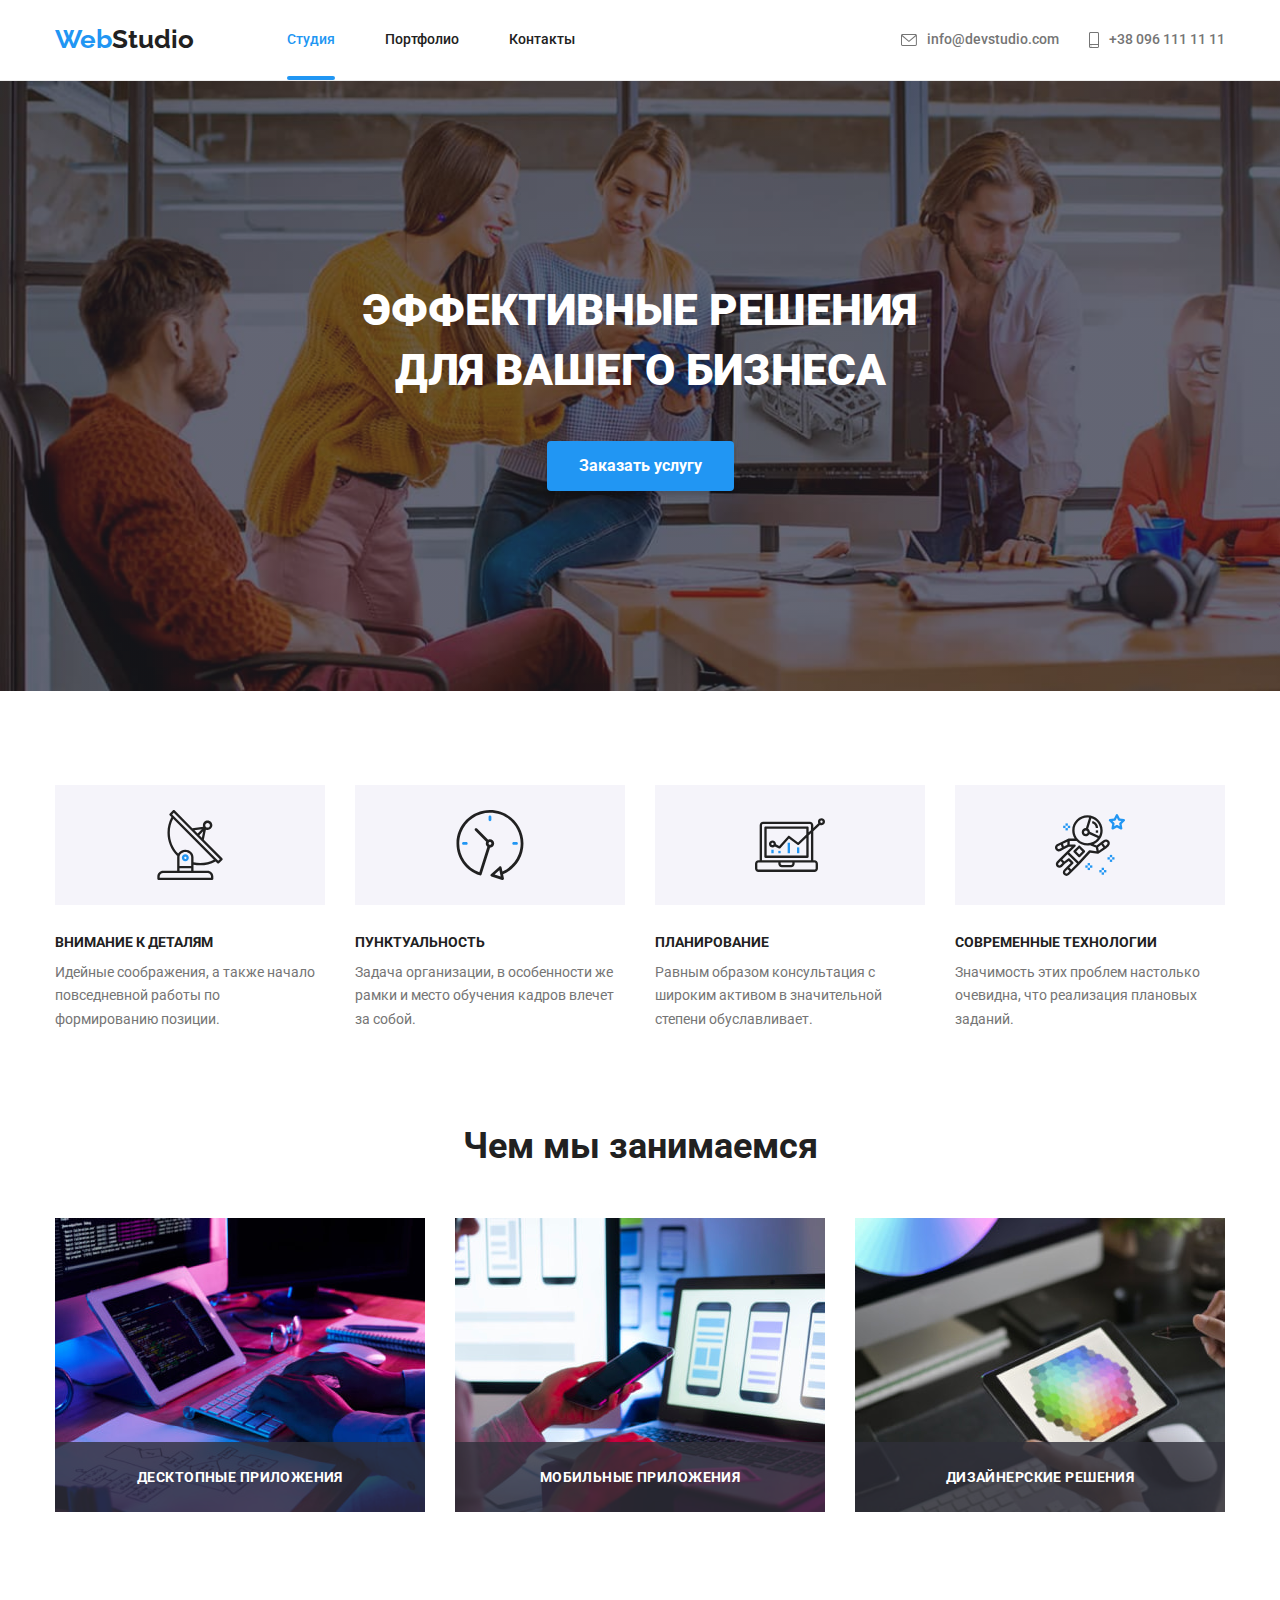
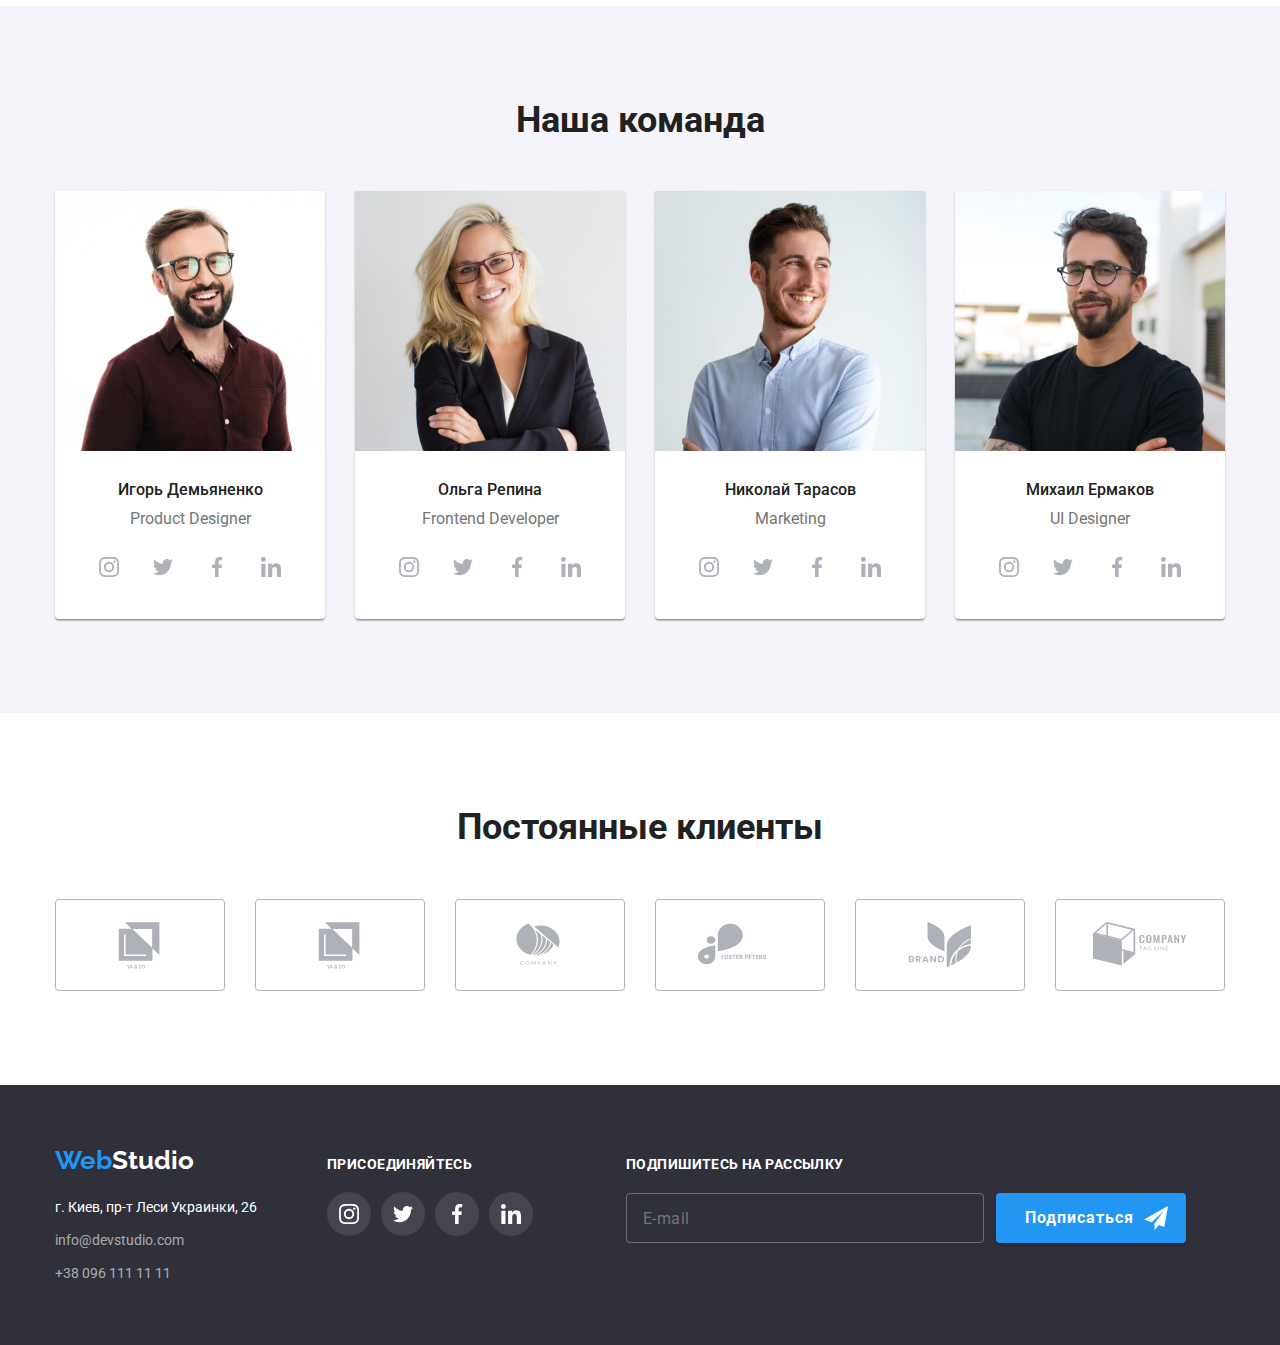
<file: index.html>
<!DOCTYPE html>
<html lang="ru">

<head>
    <meta charset="UTF-8">
    <meta http-equiv="X-UA-Compatible" content="IE=edge">
    <meta name="viewport" content="width=device-width, initial-scale=1.0">
    <title>WebStudio</title>
    <link rel="preconnect" href="https://fonts.googleapis.com">
    <link rel="preconnect" href="https://fonts.gstatic.com" crossorigin>
    <link
        href="https://fonts.googleapis.com/css2?family=Raleway:wght@700&family=Roboto:wght@400;500;700;900&display=swap"
        rel="stylesheet">
    <link rel="stylesheet" href="https://cdn.jsdelivr.net/npm/modern-normalize@1.1.0/modern-normalize.min.css">

    <link rel="stylesheet" href="./css/styles.css">
</head>

<body>
    <!--Navigation-->

    <header class="header-page">
        <div class="container header-container">
            <nav class="nav">
                <a href="/" class="logo">Web<span class="logo-header">Studio</span>
                </a>

                <ul class="site-nav">
                    <li class="item">
                        <a href="./index.html" class="link-nav current">
                            Студия
                        </a>
                    </li>

                    <li class="item">
                        <a href="./portfolio.html" class="link-nav">
                            Портфолио
                        </a>
                    </li>

                    <li class="item">
                        <a href="#Contacts" class="link-nav">
                            Контакты
                        </a>
                    </li>
                </ul>
            </nav>
            <ul class="header-contacts">
                <li class="header-contacts-item">
                    <a class="contacts-link" href="mailto:info@devstudio.com" class="contacts nav-contacts">
                        <svg class="contacts-icon" width="16" height="12">
                            <use href="./img/sprite.svg#icon-mail"></use>
                        </svg>
                        info@devstudio.com
                    </a>
                </li>
                <li class="header-contacts-item">
                    <a class="contacts-link" href="tet:+380961111111" class="contacts nav-contacts">
                        <svg class="contacts-icon" width="10" height="16">
                            <use href="./img/sprite.svg#icon-phone"></use>
                        </svg>
                        +38 096 111 11 11
                    </a>
                </li>
            </ul>
        </div>
    </header>

    <main>
        <!--Hero-->
        <section class="hero">
            <h1 class="hero-title">
                Эффективные решения <br />для вашего бизнеса
            </h1>
            <button type="button" class="hero-button" data-modal-open>Заказать услугу</button>
            <div class="backdrop is-hidden" data-modal>
                <div class="modal-wrapper">
                    <button class="modal-btn" data-modal-close>
                        <svg class="modal-btn-icon" width="11" height="11">
                            <use href="./img/sprite.svg#icon-modal-close-icon"></use>
                        </svg>
                    </button>
                    <form class="form-modal" autocomplete="off">
                        <strong class="form-title">
                            Оставьте свои данные, мы вам перезвоним
                        </strong>
                        <div class="form-group">
                            <label class="form-label" for="name">
                                Имя
                            </label>
                            <input class="form-input" type="text" name="user-name">
                            <svg class="form-icon" width="18" height="18">
                                <use href="./img/form-icons.svg#icon-form-icon-person">
                                </use>
                            </svg>
                        </div>
                        <div class="form-group">
                            <label class="form-label" for="phone">
                                Телефон
                            </label>
                            <input class="form-input" type="tel" name="user-phone">
                            <svg class="form-icon" width="18" height="18">
                                <use href="./img/form-icons.svg#icon-phone-black">
                                </use>
                            </svg>

                        </div>
                        <div class="form-group">
                            <label class="form-label" for="email">
                                Почта
                            </label>
                            <input class="form-input" type="mail" name="user-email">

                            <svg class="form-icon" width="18" height="18">
                                <use href="./img/form-icons.svg#icon-email-bleck-icon">
                                </use>
                            </svg>
                        </div>
                        <div class="form-group form-comment">
                            <label class="form-label" for="text">
                                Комментарий
                            </label>
                            <textarea class="comment" type="comment" name="user-comment" id="comment" cols="60"
                                rows="10" placeholder="Введите текст">
                        </textarea>
                        </div>

                        <label class="form-policy-group">
                            <input class="checkbox visually-hidden" type="checkbox" name="checkbox">
                            <span class="costom-checkbox ">
                                <svg class="checkbox-icon" width="16" height="15">
                                    <use href="./img/form-icons.svg#icon-check-icon">
                                    </use>
                                </svg>
                            </span>
                            <span class="form-policy-description">Соглашаюсь с рассылкой и принимаю </span>
                            <a class="form-policy-link" href="#Policy-Link"> Условия договора</a>
                        </label>
                        <button class="submit-btn hero-button" type="submit">
                            Отправить
                        </button>
                    </form>
                </div>

            </div>
        </section>
        <!--Переваги-->
        <section class="section">
            <div class="container">
                <h2 class="section-title visually-hidden">Наши особенности</h2>
                <ul class="benefits">
                    <li class="item">
                        <div class="benefits-pictures">
                            <svg class="benefits-icons" width="70" height="70">
                                <use href="./img/sprite.svg#icon-antenna-1"></use>
                            </svg>
                        </div>
                        <h3 class="title-benefits">
                            Внимание к деталям
                        </h3>
                        <p class="text-benefits">
                            Идейные соображения, а также начало повседневной работы по формированию позиции.
                        </p>
                    </li>

                    <li class="item">
                        <div class="benefits-pictures">
                            <svg class="benefits-icons" width="70" height="70">
                                <use href="./img/sprite.svg#icon-clock-1"></use>
                            </svg>
                        </div>
                        <h3 class="title-benefits">
                            Пунктуальность
                        </h3>
                        <p class="text-benefits">
                            Задача организации, в особенности же рамки и место обучения кадров влечет за собой.
                        </p>
                    </li>

                    <li class="item">
                        <div class="benefits-pictures">
                            <svg class="benefits-icons" width="70" height="70">
                                <use href="./img/sprite.svg#icon-diagram-1"></use>
                            </svg>
                        </div>
                        <h3 class="title-benefits">
                            Планирование
                        </h3>
                        <p class="text-benefits">
                            Равным образом консультация с широким активом в значительной степени обуславливает.
                        </p>
                    </li>

                    <li class="item">
                        <div class="benefits-pictures">
                            <svg class="benefits-icons" width="70" height="70">
                                <use href="./img/sprite.svg#icon-astronaut-1"></use>
                            </svg>
                        </div>
                        <h3 class="title-benefits">
                            Современные технологии
                        </h3>
                        <p class="text-benefits">
                            Значимость этих проблем настолько очевидна, что реализация плановых заданий.
                        </p>
                    </li>

                </ul>
            </div>
        </section>
        <!--Services-->
        <section class="section services">
            <div class="container">
                <h2 class="section-title services-title ">Чем мы занимаемся</h2>
                <ul class="services-img">
                    <li class="item" service-text="Десктопные приложения">
                        <img src="./img/pk1.jpg" alt="Человек пишет код" width="370">
                    </li>
                    <li class="item" service-text="Мобильные приложения">
                        <img src="./img/pk2.jpg" alt="Телефон и компьютер" width="370">
                    </li>
                    <li class="item" service-text="Дизайнерские решения">
                        <img src="./img/pk3.jpg" alt="Планшет" width="370">
                    </li>
                </ul>
            </div>
        </section>
        <!--Team-->
        <section class="section team">
            <div class="container">
                <h2 class="section-title team-title">Наша команда</h2>
                <ul class="team-list">
                    <li class="item">
                        <img src="./img/man1.jpg" alt="Юноша" width="270">
                        <div class="team-card">
                            <h3 class="person">Игорь Демьяненко</h3>
                            <p lang="en" class="profession">Product Designer</p>
                            <ul class="social-icons-list">
                                <li class="team-social-icons">
                                    <a class="link-social-icons" href="">
                                        <svg class="social-icons" width="20" height="20">
                                            <use href="./img/sprite.svg#icon-instagram">
                                            </use>
                                        </svg>
                                    </a>
                                </li>
                                <li class="team-social-icons">
                                    <a class="link-social-icons" href="">
                                        <svg class="social-icons" width="20" height="20">
                                            <use href="./img/sprite.svg#icon-twitter-1">
                                            </use>
                                        </svg>
                                    </a>
                                </li>
                                <li class="team-social-icons">
                                    <a class="link-social-icons" href="">
                                        <svg class="social-icons" width="20" height="20">
                                            <use href="./img/sprite.svg#icon-facebook">
                                            </use>
                                        </svg>
                                    </a>
                                </li>
                                <li class="team-social-icons">
                                    <a class="link-social-icons" href="">
                                        <svg class="social-icons" width="20" height="20">
                                            <use href="./img/sprite.svg#icon-linkedin">
                                            </use>
                                        </svg>
                                    </a>
                                </li>
                            </ul>
                        </div>

                    </li>
                    <li class="item">

                        <img src="./img/woman2.jpg" alt="Девушка" width="270">
                        <div class="team-card">
                            <h3 class="person">Ольга Репина</h3>
                            <p lang="en" class="profession">Frontend Developer</p>
                            <ul class="social-icons-list">
                                <li class="team-social-icons">
                                    <a class="link-social-icons" href="">
                                        <svg class="social-icons" width="20" height="20">
                                            <use href="./img/sprite.svg#icon-instagram">
                                            </use>
                                        </svg>
                                    </a>
                                </li>
                                <li class="team-social-icons">
                                    <a class="link-social-icons" href="">
                                        <svg class="social-icons" width="20" height="20">
                                            <use href="./img/sprite.svg#icon-twitter-1">
                                            </use>
                                        </svg>
                                    </a>
                                </li>
                                <li class="team-social-icons">
                                    <a class="link-social-icons" href="">
                                        <svg class="social-icons" width="20" height="20">
                                            <use href="./img/sprite.svg#icon-facebook">
                                            </use>
                                        </svg>
                                    </a>
                                </li>
                                <li class="team-social-icons">
                                    <a class="link-social-icons" href="">
                                        <svg class="social-icons" width="20" height="20">
                                            <use href="./img/sprite.svg#icon-linkedin">
                                            </use>
                                        </svg>
                                    </a>
                                </li>
                            </ul>
                        </div>
                    </li>
                    <li class="item">

                        <img src="./img/man3.jpg" alt="Юноша" width="270">
                        <div class="team-card">
                            <h3 class="person">Николай Тарасов</h3>
                            <p lang="en" class="profession">Marketing</p>
                            <ul class="social-icons-list">
                                <li class="team-social-icons">
                                    <a class="link-social-icons" href="">
                                        <svg class="social-icons" width="20" height="20">
                                            <use href="./img/sprite.svg#icon-instagram">
                                            </use>
                                        </svg>
                                    </a>
                                </li>
                                <li class="team-social-icons">
                                    <a class="link-social-icons" href="">
                                        <svg class="social-icons" width="20" height="20">
                                            <use href="./img/sprite.svg#icon-twitter-1">
                                            </use>
                                        </svg>
                                    </a>
                                </li>
                                <li class="team-social-icons">
                                    <a class="link-social-icons" href="">
                                        <svg class="social-icons" width="20" height="20">
                                            <use href="./img/sprite.svg#icon-facebook">
                                            </use>
                                        </svg>
                                    </a>
                                </li>
                                <li class="team-social-icons">
                                    <a class="link-social-icons" href="">
                                        <svg class="social-icons" width="20" height="20">
                                            <use href="./img/sprite.svg#icon-linkedin">
                                            </use>
                                        </svg>
                                    </a>
                                </li>
                            </ul>
                        </div>
                    </li>
                    <li class="item">

                        <img src="./img/man4.jpg" alt="Юноша" width="270">
                        <div class="team-card">
                            <h3 class="person">Михаил Ермаков</h3>
                            <p lang="en" class="profession">UI Designer</p>
                            <ul class="social-icons-list">
                                <li class="team-social-icons">
                                    <a class="link-social-icons" href="">
                                        <svg class="social-icons" width="20" height="20">
                                            <use href="./img/sprite.svg#icon-instagram">
                                            </use>
                                        </svg>
                                    </a>
                                </li>
                                <li class="team-social-icons">
                                    <a class="link-social-icons" href="">
                                        <svg class="social-icons" width="20" height="20">
                                            <use href="./img/sprite.svg#icon-twitter-1">
                                            </use>
                                        </svg>
                                    </a>
                                </li>
                                <li class="team-social-icons">
                                    <a class="link-social-icons" href="">
                                        <svg class="social-icons" width="20" height="20">
                                            <use href="./img/sprite.svg#icon-facebook">
                                            </use>
                                        </svg>
                                    </a>
                                </li>
                                <li class="team-social-icons">
                                    <a class="link-social-icons" href="">
                                        <svg class="social-icons" width="20" height="20">
                                            <use href="./img/sprite.svg#icon-linkedin">
                                            </use>
                                        </svg>
                                    </a>
                                </li>
                            </ul>
                        </div>
                    </li>
                </ul>
            </div>
        </section>
        <!--Our clients-->
        <section class="section clients">
            <div class="container">
                <h2 class="section-title clients-title">Постоянные клиенты</h2>
                <ul class="clients-list">
                    <li class="clients-item">
                        <a class="clients-link" href="">
                            <svg class="clients-icons" width="106" height="60">
                                <use href="./img/sprite.svg#icon-Logo-1">
                                </use>
                            </svg>
                        </a>
                    </li>
                    <li class="clients-item">
                        <a class="clients-link" href="">
                            <svg class="clients-icons" width="106" height="60">
                                <use href="./img/sprite.svg#icon-Logo-1">
                                </use>
                            </svg>
                        </a>
                    </li>
                    <li class="clients-item">
                        <a class="clients-link" href="">
                            <svg class="clients-icons" width="106" height="60">
                                <use href="./img/sprite.svg#icon-Logo-2">
                                </use>
                            </svg>
                        </a>
                    </li>
                    <li class="clients-item">
                        <a class="clients-link" href="">
                            <svg class="clients-icons" width="106" height="60">
                                <use href="./img/sprite.svg#icon-Logo-3">
                                </use>
                            </svg>
                        </a>
                    </li>
                    <li class="clients-item">
                        <a class="clients-link" href="">
                            <svg class="clients-icons" width="106" height="60">
                                <use href="./img/sprite.svg#icon-Logo-4">
                                </use>
                            </svg>
                        </a>
                    </li>
                    <li class="clients-item">
                        <a class="clients-link" href="">
                            <svg class="clients-icons" width="106" height="60">
                                <use href="./img/sprite.svg#icon-Logo-5">
                                </use>
                            </svg>
                        </a>
                    </li>
                </ul>

            </div>
        </section>
    </main>
    <!--Footer-->
    <footer class="footer">
        <div class="container footer-section">
            <div class="footer-left">
                <a href="./index.html" class="logo footer-logo">Web<span class="logo-footer">Studio</span>
                </a>
                <address class="address">г. Киев, пр-т Леси Украинки, 26</address>
                <ul class="footer-contacts-list">
                    <li class="item">
                        <a href="mailto:info@devstudio.com" class="footer-contacts">info@devstudio.com</a>
                    </li>
                    <li class="item">
                        <a href="tet:+380961111111" class="footer-contacts">+38 096 111 11 11</a>
                    </li>
                </ul>
            </div>
            <div class="footer-right">
                <p class="joing-us">присоединяйтесь</p>
                <ul class="footer-icons-list">
                    <li class="footer-social-icons">
                        <a class="link-footer-icons" href="">
                            <svg class="social-icons-footer" width="20" height="20">
                                <use href="./img/sprite.svg#icon-instagram">
                                </use>
                            </svg>
                        </a>
                    </li>
                    <li class="footer-social-icons">
                        <a class="link-footer-icons" href="">
                            <svg class="social-icons-footer" width="20" height="20">
                                <use href="./img/sprite.svg#icon-twitter-1">
                                </use>
                            </svg>
                        </a>
                    </li>
                    <li class="footer-social-icons">
                        <a class="link-footer-icons" href="">
                            <svg class="social-icons-footer" width="20" height="20">
                                <use href="./img/sprite.svg#icon-facebook">
                                </use>
                            </svg>
                        </a>
                    </li>
                    <li class="footer-social-icons">
                        <a class="link-footer-icons" href="">
                            <svg class="social-icons-footer" width="20" height="20">
                                <use href="./img/sprite.svg#icon-linkedin">
                                </use>
                            </svg>
                        </a>
                    </li>
                </ul>
            </div>
            <div class="footer-signature">
                <strong class="joing-us">
                    Подпишитесь на рассылку
                </strong>
                <form class="footer-signature-form">
                    <input class="footer-input" type="email" placeholder="E-mail">
                    <button class="footer-btn" type="submit">
                        Подписаться
                        <svg class="footer-btn-icon" width="24" height="24">
                            <use href="./img/form-icons.svg#icon-icon-send">
                            </use>
                        </svg>
                    </button>
                </form>
            </div>
        </div>
    </footer>
    <script src="./JS/modal.js"></script>
</body>

</html>
</file>
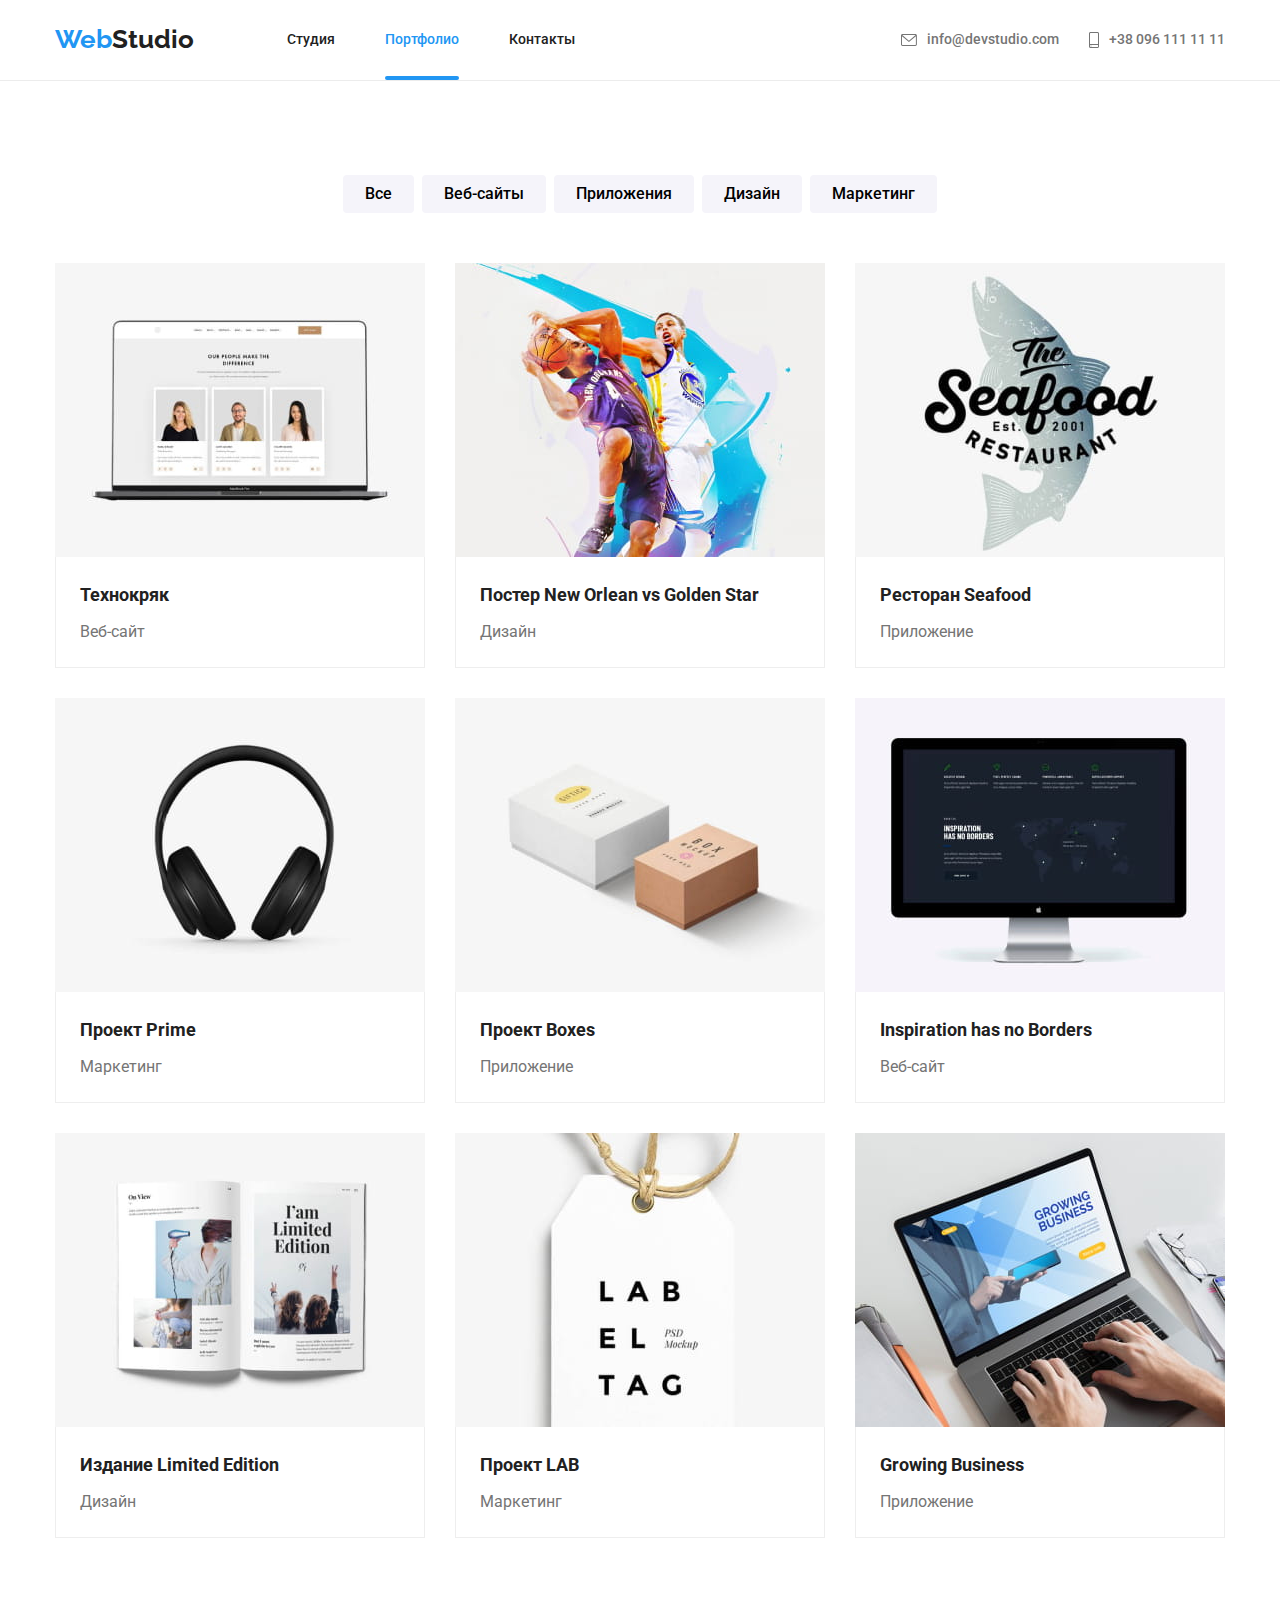
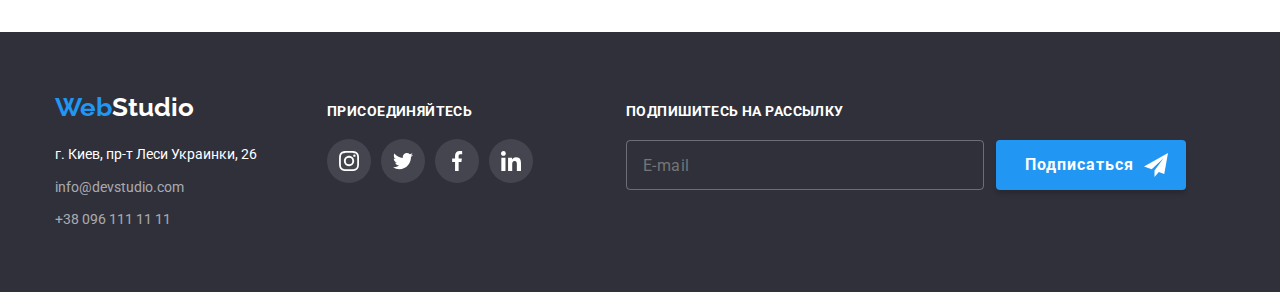
<file: portfolio.html>
<!DOCTYPE html>
<html lang="ru">

<head>
    <meta charset="UTF-8">
    <meta http-equiv="X-UA-Compatible" content="IE=edge">
    <meta name="viewport" content="width=device-width, initial-scale=1.0">
    <title>Portfolio</title>
    <link rel="preconnect" href="https://fonts.googleapis.com">
    <link rel="preconnect" href="https://fonts.gstatic.com" crossorigin>
    <link
        href="https://fonts.googleapis.com/css2?family=Raleway:wght@700&family=Roboto:wght@400;500;700;900&display=swap"
        rel="stylesheet">
    <link rel="stylesheet" href="https://cdn.jsdelivr.net/npm/modern-normalize@1.1.0/modern-normalize.min.css">
    <link rel="stylesheet" href="./css/styles.css">
</head>

<body>
    <!--Navigation-->

    <header class="header-page">
        <div class="container header-container">
            <nav class="nav">
                <a href="/" class="logo">Web<span class="logo-header">Studio</span>
                </a>

                <ul class="site-nav">
                    <li class="item">
                        <a href="./index.html" class="link-nav ">
                            Студия
                        </a>
                    </li>

                    <li class="item">
                        <a href="./portfolio.html" class="link-nav current">
                            Портфолио
                        </a>
                    </li>

                    <li class="item">
                        <a href="#Contacts" class="link-nav">
                            Контакты
                        </a>
                    </li>
            </nav>
            </ul>
            <ul class="header-contacts">
                <li class="header-contacts-item">
                    <a class="contacts-link" href="mailto:info@devstudio.com" class="contacts nav-contacts">
                        <svg class="contacts-icon" width="16" height="12">
                            <use href="./img/sprite.svg#icon-mail"></use>
                        </svg>
                        info@devstudio.com
                    </a>
                </li>
                <li class="header-contacts-item">
                    <a class="contacts-link" href="tet:+380961111111" class="contacts nav-contacts">
                        <svg class="contacts-icon" width="10" height="16">
                            <use href="./img/sprite.svg#icon-phone"></use>
                        </svg>
                        +38 096 111 11 11
                    </a>
                </li>
            </ul>
        </div>
    </header>
    <main>
        <section>
            <div class="container">
                <h1 class="visually-hidden">Наши работы</h1>
                <ul class="filter">
                    <li class="item">
                        <button type="button" class="btn">Все</button>
                    </li>
                    <li class="item">
                        <button type="button" class="btn">Веб-сайты</button>
                    </li>
                    <li class="item">
                        <button type="button" class="btn">Приложения</button>
                    </li>
                    <li class="item">
                        <button type="button" class="btn">Дизайн</button>
                    </li>
                    <li class="item">
                        <button type="button" class="btn">Маркетинг</button>
                    </li>
                </ul>

                <ul class="portfolio-bloxs">
                    <li class="item">

                        <a class="card-link" href=“”>
                            <div class="card-tumb">
                                <img src="./img-portfolio/portfolio_1.jpg" alt="экран ноутбука" width="370"
                                    height="294">
                                <div class="card-overlay">
                                    <p class="overlay-text">
                                        Ресурс предлагает комплексные предложения с разным уровнем функционала и
                                        сервисов.
                                        Все это позволит посетителю получить
                                        исчерпывающие сведения о компании или частном лице.
                                    </p>
                                </div>
                            </div>
                            <div class="text-portfolio">
                                <h2 class="filter-title">Технокряк</h2>
                                <p class="filter-text">Веб-сайт</p>
                            </div>
                        </a>

                    </li>
                    <li class="item">
                        <a class="card-link" href=“”>
                            <div class="card-tumb">
                                <img src="./img-portfolio/portfolio_2.jpg" alt="два баскетболиста с мячем" width="370"
                                    height="294">
                                <div class="card-overlay">
                                    <p class="overlay-text">
                                        Ресурс предлагает комплексные предложения с разным уровнем функционала и
                                        сервисов.
                                        Все это позволит посетителю получить
                                        исчерпывающие сведения о компании или частном лице.
                                    </p>
                                </div>
                            </div>
                            <div class="text-portfolio">
                                <h2 class="filter-title">Постер New Orlean vs Golden Star</h2>
                                <p class="filter-text">Дизайн</p>
                            </div>
                        </a>

                    </li>
                    <li class="item">
                        <a class="card-link" href=“”>
                            <div class="card-tumb">
                                <img src="./img-portfolio/portfolio_3.jpg" alt="рыба-логотип ресторана" width="370"
                                    height="294">
                                <div class="card-overlay">
                                    <p class="overlay-text">
                                        Ресурс предлагает комплексные предложения с разным уровнем функционала и
                                        сервисов.
                                        Все это позволит посетителю получить
                                        исчерпывающие сведения о компании или частном лице.
                                    </p>
                                </div>
                            </div>
                            <div class="text-portfolio">
                                <h2 class="filter-title">Ресторан Seafood</h2>
                                <p class="filter-text">Приложение</p>
                            </div>
                        </a>

                    </li>
                    <li class="item">
                        <a class="card-link" href=“”>
                            <div class="card-tumb">
                                <img src="./img-portfolio/portfolio_4.jpg" alt="наушники" width="370" height="294">
                                <div class="card-overlay">
                                    <p class="overlay-text">
                                        Ресурс предлагает комплексные предложения с разным уровнем функционала и
                                        сервисов.
                                        Все это позволит посетителю получить
                                        исчерпывающие сведения о компании или частном лице.
                                    </p>
                                </div>
                            </div>
                            <div class="text-portfolio">
                                <h2 class="filter-title">Проект Prime</h2>
                                <p class="filter-text">Маркетинг</p>
                            </div>
                        </a>

                    </li>
                    <li class="item">
                        <a class="card-link" href=“”>
                            <div class="card-tumb">
                                <img src="./img-portfolio/portfolio_5.jpg" alt="две коробочки" width="370" height="294">
                                <div class="card-overlay">
                                    <p class="overlay-text">
                                        Ресурс предлагает комплексные предложения с разным уровнем функционала и
                                        сервисов.
                                        Все это позволит посетителю получить
                                        исчерпывающие сведения о компании или частном лице.
                                    </p>
                                </div>
                            </div>
                            <div class="text-portfolio">
                                <h2 class="filter-title">Проект Boxes</h2>
                                <p class="filter-text">Приложение</p>
                            </div>
                        </a>

                    </li>
                    <li class="item">
                        <a class="card-link" href=“”>
                            <div class="card-tumb">
                                <img src="./img-portfolio/portfolio_6.jpg" alt="екран компютера" width="370"
                                    height="294">
                                <div class="card-overlay">
                                    <p class="overlay-text">
                                        Ресурс предлагает комплексные предложения с разным уровнем функционала и
                                        сервисов.
                                        Все это позволит посетителю получить
                                        исчерпывающие сведения о компании или частном лице.
                                    </p>
                                </div>
                            </div>
                            <div class="text-portfolio">
                                <h2 class="filter-title" lang="en">Inspiration has no Borders</h2>
                                <p class="filter-text">Веб-сайт</p>
                            </div>
                        </a>

                    </li>
                    <li class="item">
                        <a class="card-link" href=“”>
                            <div class="card-tumb">
                                <img src="./img-portfolio/portfolio_7.jpg" alt="журнал" width="370" height="294">
                                <div class="card-overlay">
                                    <p class="overlay-text">
                                        Ресурс предлагает комплексные предложения с разным уровнем функционала и
                                        сервисов.
                                        Все это позволит посетителю получить
                                        исчерпывающие сведения о компании или частном лице.
                                    </p>
                                </div>
                            </div>
                            <div class="text-portfolio">
                                <h2 class="filter-title">Издание Limited Edition</h2>
                                <p class="filter-text">Дизайн</p>
                            </div>
                        </a>

                    </li>
                    <li class="item">
                        <a class="card-link" href=“”>
                            <div class="card-tumb">
                                <img src="./img-portfolio/portfolio_8.jpg" alt="Лейба" width="370" height="294">
                                <div class="card-overlay">
                                    <p class="overlay-text">
                                        Ресурс предлагает комплексные предложения с разным уровнем функционала и
                                        сервисов.
                                        Все это позволит посетителю получить
                                        исчерпывающие сведения о компании или частном лице.
                                    </p>
                                </div>
                            </div>
                            <div class="text-portfolio">
                                <h2 class="filter-title">Проект LAB</h2>
                                <p class="filter-text">Маркетинг</p>
                            </div>
                        </a>

                    </li>
                    <li class="item">
                        <a class="card-link" href=“”>
                            <div class="card-tumb">
                                <img src="./img-portfolio/portfolio_9.jpg" alt="человек печатает на ноутбуке"
                                    width="370" height="294">
                                <div class="card-overlay">
                                    <p class="overlay-text">
                                        Ресурс предлагает комплексные предложения с разным уровнем функционала и
                                        сервисов.
                                        Все это позволит посетителю получить
                                        исчерпывающие сведения о компании или частном лице.
                                    </p>
                                </div>
                            </div>
                            <div class="text-portfolio">
                                <h2 class="filter-title" lang="en">Growing Business</h2>
                                <p class="filter-text">Приложение</p>
                            </div>
                        </a>

                    </li>
                </ul>
            </div>
        </section>
    </main>
    <!--Підвал сайту-->
    <footer class="footer">
        <div class="container footer-section">
            <div class="footer-left">
                <a href="./index.html" class="logo footer-logo">Web<span class="logo-footer">Studio</span>
                </a>
                <address class="address">г. Киев, пр-т Леси Украинки, 26</address>
                <ul class="footer-contacts-list">
                    <li class="item">
                        <a href="mailto:info@devstudio.com" class="footer-contacts">info@devstudio.com</a>
                    </li>
                    <li class="item">
                        <a href="tet:+380961111111" class="footer-contacts">+38 096 111 11 11</a>
                    </li>
                </ul>
            </div>
            <div class="footer-right">
                <p class="joing-us">присоединяйтесь</p>
                <ul class="footer-icons-list">
                    <li class="footer-social-icons">
                        <a class="link-footer-icons" href="">
                            <svg class="social-icons-footer" width="20" height="20">
                                <use href="./img/sprite.svg#icon-instagram">
                                </use>
                            </svg>
                        </a>
                    </li>
                    <li class="footer-social-icons">
                        <a class="link-footer-icons" href="">
                            <svg class="social-icons-footer" width="20" height="20">
                                <use href="./img/sprite.svg#icon-twitter-1">
                                </use>
                            </svg>
                        </a>
                    </li>
                    <li class="footer-social-icons">
                        <a class="link-footer-icons" href="">
                            <svg class="social-icons-footer" width="20" height="20">
                                <use href="./img/sprite.svg#icon-facebook">
                                </use>
                            </svg>
                        </a>
                    </li>
                    <li class="footer-social-icons">
                        <a class="link-footer-icons" href="">
                            <svg class="social-icons-footer" width="20" height="20">
                                <use href="./img/sprite.svg#icon-linkedin">
                                </use>
                            </svg>
                        </a>
                    </li>
                </ul>
            </div>
            <div class="footer-signature">
                <strong class="joing-us">
                    Подпишитесь на рассылку
                </strong>
                <form class="footer-signature-form">
                    <input class="footer-input" type="email" placeholder="E-mail">
                    <button class="footer-btn" type="submit">
                        <span class="footer-btn-text">
                            Подписаться
                        </span>
                        <svg class="footer-btn-icon" width="24" height="24">
                            <use href="./img/form-icons.svg#icon-icon-send">
                            </use>
                        </svg>
                    </button>
                </form>
            </div>
        </div>
    </footer>
</body>

</html>
</file>
<file: css/styles.css>
body {
    color: #212121;
    ;
    font-family: 'Roboto',
        sans-serif;
}

a {
    text-decoration: none;
}

ul {
    list-style: none;
    margin: 0;
    padding: 0;
}

h1,
h2,
h3,
h4,
h5,
h6,
p {
    margin: 0;
}

section {
    padding-top: 94px;
    padding-bottom: 94px;
}

.container {
    margin-left: auto;
    margin-right: auto;
    padding-right: 15px;
    padding-left: 15px;
    width: 1200px;
}

img {
    display: block;
    max-width: 100%;
    height: auto;
}

/*Navigation*/
.header-container {
    display: flex;
    align-items: center;
}

.header-page {
    background: #FFFFFF;
    border-bottom: 1px solid #ECECEC;
}

.nav {
    display: flex;
    align-items: center;
    margin: 0;
    max-width: 100%;
}

.logo {
    margin-top: 0;
    font-family: 'Raleway';
    font-weight: 700;
    font-size: 26px;
    line-height: 1.2;
    color: #2196F3;
}

.logo-header {
    color: #212121;
}

.site-nav {
    display: flex;
    margin-left: 93px;
    margin-top: 0;
}

.site-nav .item:not(:last-child) {
    margin-right: 50px;
}

.nav-contacts,
.link-nav {
    display: block;
    padding-top: 32px;
    padding-bottom: 32px;
    margin-top: 0;
    margin-bottom: 0;
}

.link-nav {
    position: relative;
    font-weight: 500;
    font-size: 14px;
    line-height: 1.14;
    color: #212121;
    transition-property: color;
    transition-duration: 250ms;
    transition-timing-function: cubic-bezier(0.4, 0, 0.2, 1);
}

.link-nav.current {
    color: #2196F3;
}

.link-nav.current::after {
    position: absolute;
    bottom: 0;
    left: 0;
    content: '';
    display: block;
    width: 100%;
    height: 4px;
    border-radius: 2px;
    background-color: #2196F3;
}

.link-nav:hover,
.link-nav:focus {
    font-weight: 500;
    font-size: 14px;
    line-height: 1.14;
    color: #2196F3;
}

.header-contacts {
    display: flex;
    margin-left: auto;
    text-align: center;
}

.header-contacts-item:not(:last-child) {
    margin-right: 30px;
}

.header-contacts-item {
    transition-property: color;
    transition-duration: 250ms;
    transition-timing-function: cubic-bezier(0.4, 0, 0.2, 1);
}

.contacts:hover,
.contacts:focus {
    color: #2196f3;
}

.contacts-link {
    display: flex;
    align-items: center;
    color: #757575;
    padding-top: 32px;
    padding-bottom: 32px;
    font-weight: 500;
    font-size: 14px;
    line-height: 1.14;

    transition-property: color;
    transition-duration: 250ms;
    transition-timing-function: cubic-bezier(0.4, 0, 0.2, 1);
}

.contacts-link:hover,
.contacts-link:focus {
    color: #2196f3;
}

.contacts-icon {
    fill: currentColor;
    margin-right: 10px;
}

.contacts-icon:hover,
.contacts-icon:focus {
    color: #2196f3;
}

.link-nav,
.contacts,
.btn {
    cursor: pointer;
}

/*Hero*/
.hero {
    margin-left: auto;
    margin-right: auto;
    padding-top: 200px;
    padding-bottom: 200px;
    max-width: 1600px;
    text-align: center;
    background-color: #2F303A;

    background-image: linear-gradient(to right, rgba(47, 48, 58, 0.4), rgba(47, 48, 58, 0.4)), url(../img/hero-img.jpg);
    background-size: cover;
    background-repeat: no-repeat;
}

.hero-title {
    margin: 0;
    margin-bottom: 40px;
    font-weight: 900;
    font-size: 44px;
    line-height: 1.36;
    color: #FFFFFF;
    text-transform: uppercase;
    text-align: center;


}

.hero .hero-button {
    padding: 10px 32px;
    box-shadow: 0px 4px 4px rgba(0, 0, 0, 0.15);
    border-radius: 4px;
    font-weight: 700;
    border: 0;
    font-size: 16px;
    line-height: 1.87;
    background-color: #2196f3;
    color: #FFFFFF;
    font-family: inherit;

    transition-property: transform, background-color;
    transition-duration: 250ms;
    transition-timing-function: cubic-bezier(0.4, 0, 0.2, 1);
}

.hero-button:hover,
.hero-button:focus {
    transform: scale(1.05);
    background-color: #FFFFFF;
    color: #2196f3;
    border-color: #2196F3;
}

/*Modal form*/
.backdrop {
    position: fixed;
    top: 0;
    left: 0;
    width: 100%;
    height: 100%;
    background-color: rgba(0, 0, 0, 0.2);
    z-index: 100;
    transition-property: opacity, visibility;
    transition-duration: 250ms;
    transition-timing-function: cubic-bezier(0.4, 0, 0.2, 1);

}

.backdrop.is-hidden {
    opacity: 0;
    pointer-events: none;
    visibility: hidden;

}

.modal-wrapper {
    position: absolute;
    top: 50%;
    left: 50%;
    transform: translate(-50%, -50%);
    height: 581px;
    padding: 40px;

    background-color: #FFFFFF;
    box-shadow: 0px 1px 3px rgba(0, 0, 0, 0.12), 0px 1px 1px rgba(0, 0, 0, 0.14), 0px 2px 1px rgba(0, 0, 0, 0.2);
    border-radius: 4px;
}

.modal-btn {
    position: absolute;
    top: 10px;
    right: 10px;
    display: flex;
    align-items: center;
    justify-content: center;
    padding: 0;
    width: 30px;
    height: 30px;
    cursor: pointer;
    background-color: #FFFFFF;
    border: 1px solid rgba(0, 0, 0, 0.1);
    border-radius: 50%;

}

.modal-btn:hover .modal-btn-icon,
.modal-btn:focus .modal-btn-icon {
    fill: #2196f3;
}

/*Modal form*/
.form-modal {
    width: 448px;
}

.form-title {
    display: block;
    font-weight: 700;
    font-size: 20px;
    line-height: 23px;
    text-align: center;
    letter-spacing: 0.03em;
    margin-bottom: 12px;

    color: #212121;
}

.form-group {
    display: flex;
    flex-direction: column;
    position: relative;


    margin-bottom: 10px;
    width: 100%;
}

.form-label {
    font-size: 12px;
    line-height: 14px;
    letter-spacing: 0.01em;
    text-align: left;
    margin-bottom: 4px;

    color: #757575;
}

.form-input {
    width: 100%;
    height: 40px;
    padding: 11px 0px 11px 42px;
    border: 1px solid rgba(33, 33, 33, 0.2);

    border-radius: 4px;
    transition: border-color 250ms cubic-bezier(0.4, 0, 0.2, 1);
}

.form-input:hover,
.form-input:focus,
.comment:hover,
.comment:focus {
    cursor: pointer;
    border-color: #2196f3;
    outline: 0;
}

.form-icon {
    position: absolute;
    top: 50%;
    left: 15px;
    transition: fill 250ms cubic-bezier(0.4, 0, 0.2, 1);
    ;
}

.form-input:hover+.form-icon,
.form-input:focus+.form-icon {
    fill: #2196f3;
}

.form-comment {
    margin-bottom: 20px;
}

.comment {
    width: 100%;
    height: 120px;
    padding: 12px 16px;
    resize: none;
    border: 1px solid rgba(33, 33, 33, 0.2);
    border-radius: 4px;
    transition: border-color 250ms cubic-bezier(0.4, 0, 0.2, 1);
}

.comment::placeholder {
    opacity: 1;
    font-size: 14px;
    line-height: 16px;
    letter-spacing: 0.01em;

    color: rgba(117, 117, 117, 0.5);

}

.comment :not(:placeholder-shown) {
    opacity: 0;
}

.form-policy-group {
    display: flex;
    align-items: center;
    margin-bottom: 30px;
}

.costom-checkbox {
    display: flex;
    align-items: center;
    justify-content: center;

    width: 16px;
    height: 15px;
    margin-right: 8px;
    border: 2px solid;
    border-radius: 2px;

    cursor: pointer;
    transition: border-color 250ms cubic-bezier(0.4, 0, 0.2, 1);
}

.checkbox-icon {
    opacity: 0;
    transition: opacity 250ms cubic-bezier(0.4, 0, 0.2, 1);
}

.checkbox:checked+.costom-checkbox {
    background-color: #2196F3;
    border-color: #2196F3;
}

.checkbox:hover+.costom-checkbox,
.checkbox:focus+.costom-checkbox {
    border-color: #2196F3;
}

.checkbox:checked+.costom-checkbox .checkbox-icon {
    opacity: 1;
    fill: #FFFFFF;
}

.form-policy-description {
    margin-right: 2px;
    font-size: 14px;
    line-height: 24px;
    letter-spacing: 0.03em;

    color: #757575;
}

.form-policy-link {
    font-size: 14px;
    line-height: 24px;
    letter-spacing: 0.03em;
    color: #2196F3;
    text-decoration: underline;
}

/*Benefits*/
.section-title {

    font-weight: 700;
    font-size: 36px;
    line-height: 1.16;
    text-align: center;
}

.visually-hidden {
    position: absolute;
    white-space: nowrap;
    width: 1px;
    height: 1px;
    overflow: hidden;
    border: 0;
    padding: 0;
    clip: rect(0 0 0 0);
    clip-path: inset(50%);
    margin: -1px;
}

.title-benefits {
    font-weight: 700;
    font-size: 14px;
    line-height: 1.14;
    text-transform: uppercase;
}

.benefits {
    display: flex;
    flex-wrap: wrap;
    margin-top: 0;
    padding-left: 0;
}

.benefits .item {
    width: 270px;
}

.benefits .item:not(:last-child) {
    margin-right: 30px;
}

.benefits-pictures {
    display: flex;
    justify-content: center;
    height: 120px;
    align-items: center;
    background-color: #F5F4FA;
    margin-bottom: 30px;
}

.text-benefits {
    margin-top: 10px;
    font-size: 14px;
    line-height: 1.7;
    color: #757575;
}

/*Services*/
.section.services {
    padding-top: 0;
    padding-right: 0;
    padding-left: 0;
}

.services-title {
    margin-top: 0;
    margin-bottom: 50px;

}

.services-img {
    display: flex;
    flex-wrap: wrap;
    margin-top: 0;
    padding-left: 0;
}

.services-img .item {
    position: relative;
}


.services-img .item::after {
    position: absolute;
    bottom: 0;
    left: 0;
    display: flex;
    justify-content: center;
    align-items: center;

    content: attr(service-text);

    width: 100%;
    height: 70px;
    font-weight: 700;
    font-size: 14px;
    line-height: 16px;
    text-align: center;
    letter-spacing: 0.03em;
    text-transform: uppercase;
    color: #FFFFFF;

    background-color: rgba(47, 48, 58, 0.8);
}

.services-img .item:not(:last-child) {
    margin-right: 30px;
}

/*Team*/
.team {
    background-color: #F5F4FA;
    padding-right: 0;
    padding-left: 0;
}


.team-title {
    padding-top: 0;
    margin: 0;
    margin-bottom: 50px;
}

.team-list {
    display: flex;
    flex-wrap: wrap;
    margin-top: 0;
    margin: 0;
    padding-left: 0;
}

.team-list .item {
    box-shadow: 0px 1px 3px rgba(0, 0, 0, 0.12),
        0px 1px 1px rgba(0, 0, 0, 0.14),
        0px 2px 1px rgba(0, 0, 0, 0.2);
    border-radius: 0px 0px 4px 4px;
    background-color: #FFFFFF;
}

.team-list .item:not(:last-child) {
    margin-right: 30px;
}

.team-card {
    padding-top: 30px;
    padding-bottom: 30px;
    margin-right: auto;
    margin-left: auto;
    text-align: center;
}

.person {
    margin-bottom: 10px;
    font-weight: 500;
    font-size: 16px;
    line-height: 1.18;
}

.profession {
    font-size: 16px;
    line-height: 1.18;
    color: #757575;
    margin-bottom: 16px;
}

.social-icons-list {
    display: flex;
    justify-content: center;
}

.team-social-icons,
.footer-social-icons {
    width: 44px;
    height: 44px;
    border-radius: 50px;
}

.team-social-icons:not(:last-child),
.footer-social-icons:not(:last-child) {
    margin-right: 10px;
}

.link-social-icons,
.link-footer-icons {
    display: flex;
    justify-content: center;
    align-items: center;
    width: 100%;
    height: 100%;
    border-radius: 50%;
    color: #AFB1B8;
}

.link-social-icons {
    transition-property: background-color, color;
    transition-duration: 250ms;
    transition-timing-function: cubic-bezier(0.4, 0, 0.2, 1);
}

.link-footer-icons {
    transition-property: background-color;
    transition-duration: 250ms;
    transition-timing-function: cubic-bezier(0.4, 0, 0.2, 1);
}

.link-social-icons:hover,
.link-social-icons:focus,
.link-footer-icons:hover,
.link-footer-icons:focus {
    background-color: #2196F3;
    color: #FFFFFF;
}

.social-icons {
    fill: currentColor;
}

.clients-title {
    margin-bottom: 50px;
}

.clients-list {
    display: flex;
}

.clients-item {
    width: 170px;
    height: 92px;
}

.clients-item:not(:last-child) {
    margin-right: 30px;
}

.clients-link {
    display: flex;
    justify-content: center;
    align-items: center;

    width: 100%;
    height: 100%;
    border: 1px solid #AFB1B8;
    border-radius: 4px;
    color: #AFB1B8;

    transition-property: border, color;
    transition-duration: 250ms;
    transition-timing-function: cubic-bezier(0.4, 0, 0.2, 1);
}

.clients-link:hover,
.clients-link:focus {
    border: 1px solid #2196F3;
    color: #2196F3;
}

.clients-icons {
    fill: currentColor;
}

.clients-icons:hover,
.clients-icons:focus {
    fill: currentColor;
}

/*Footer*/
.footer {
    display: block;
    padding-top: 60px;
    padding-bottom: 60px;
    background-color: #2F303A;
    max-width: 1600px;
    margin-left: auto;
    margin-right: auto;
}

.footer-section {
    display: flex;
    align-items: baseline;
}

.footer-left {
    margin-right: 70px;
}

.footer-right {
    margin-right: 93px;
}

.footer-logo {
    display: block;
    margin-bottom: 20px;
}

.logo-footer {
    color: #FFFFFF;
}

.address {
    margin-bottom: 9px;
    font-size: 14px;
    line-height: 1.7;
    color: #FFFFFF;
    font-style: normal;
}

.footer-contacts-list {
    margin: 0;
    padding-left: 0;
}

.footer-contacts {
    font-size: 14px;
    line-height: 1.7;
    color: rgba(255, 255, 255, 0.6);
}

.footer-contacts-list .item:not(:last-child) {
    margin-bottom: 9px;
}

.joing-us {
    font-weight: 700;
    font-size: 14px;
    line-height: 16px;
    letter-spacing: 0.03em;
    text-transform: uppercase;
    color: #FFFFFF;
    margin-bottom: 20px;
}

.footer-icons-list {
    display: flex;
    justify-content: center;
}

.link-footer-icons {
    background-color: rgba(255, 255, 255, 0.1);
}

.social-icons-footer {
    fill: #FFFFFF
}

.footer-signature-form {
    display: flex;
    margin-top: 20px;
}

.footer-input {
    background-color: inherit;
    width: 358px;
    height: 50px;
    padding: 15px 16px;
    margin-right: 12px;
    font-size: 16px;
    line-height: 1.25;
    letter-spacing: 0.03em;
    color: rgba(255, 255, 255, 0.6);
    border: 1px solid rgba(255, 255, 255, 0.3);
    border-radius: 4px;
    outline: none;
}

.footer-btn {
    display: flex;
    align-items: center;
    justify-content: center;
    padding: 0;

    background: #2196F3;
    border: none;
    box-shadow: 0px 4px 4px rgba(0, 0, 0, 0.15);
    border-radius: 4px;
    cursor: pointer;

    padding: 10px 10px 10px 29px;
    font-weight: 700;
    font-size: 16px;
    line-height: 30px;
    letter-spacing: 0.06em;

    color: #FFFFFF;
}

.footer-btn-icon {
    margin-left: 10px;
    ;
    margin-right: 8px;
    fill: #FFFFFF;
}

/*Основна сторінка Портфоліо*/
.filter {
    display: flex;
    justify-content: center;
    align-items: baseline;
    margin: 0;
    margin-bottom: 50px;
}

.filter .item:not(:last-child) {
    margin-right: 8px;
}

.btn {
    box-sizing: border-box;
    height: 38px;
    padding: 6px 22px;
    margin: 0;
    font-weight: 500;
    font-size: 16px;
    line-height: 1.6;
    background: #F5F4FA;
    border: none;
    border-radius: 4px;
    font-family: inherit;

    transition-property: background-color, color, box-shadow;
    transition-duration: 250ms;
    transition-timing-function: cubic-bezier(0.4, 0, 0.2, 1);
}

.btn:hover,
.btn:focus {
    background-color: #2196F3;
    color: #FFFFFF;
    box-shadow: 0px 3px 1px rgba(0, 0, 0, 0.1), 0px 1px 2px rgba(0, 0, 0, 0.08), 0px 2px 2px rgba(0, 0, 0, 0.12);
}

.portfolio-bloxs {
    display: flex;
    flex-wrap: wrap;
    margin-left: -30px;
    margin-top: -30px;

}

.portfolio-bloxs .item {
    border: none;
    margin-left: 30px;
    margin-top: 30px;
    flex-basis: calc((100% - 90px) / 3);
    background: #FFFFFF;
}

.text-portfolio {
    padding: 20px 24px;
    border-right: 1px solid #EEEEEE;
    border-bottom: 1px solid #EEEEEE;
    border-left: 1px solid #EEEEEE;

}

.filter-title {
    margin-bottom: 4px;
    font-weight: 700;
    font-size: 18px;
    line-height: 2;
    color: #212121;
}

.filter-text {
    font-size: 16px;
    line-height: 1.87;
    color: #757575;
}

.card-link {
    display: block;
    transition-property: box-shadow, transform;
    transition-duration: 250ms;
    transition-timing-function: cubic-bezier(0.4, 0, 0.2, 1);
}

.card-link:hover,
.card-link:focus {
    box-shadow: 0px 1px 1px rgba(0, 0, 0, 0.12),
        0px 4px 4px rgba(0, 0, 0, 0.06),
        1px 4px 6px rgba(0, 0, 0, 0.16);
}

.card-tumb {
    position: relative;
    overflow: hidden;
}

.card-overlay {
    position: absolute;
    top: 0;
    left: 0;
    width: 100%;
    height: 100%;
    background-color: rgba(33, 150, 243, 0.9);
    transform: translateY(100%);
    transition-property: transform;
    transition-duration: 250ms;
    transition-timing-function: cubic-bezier(0.4, 0, 0.2, 1);
}

.card-link:hover .card-overlay,
.card-link:focus .card-overlay {
    transform: translateY(0)
}

.overlay-text {
    padding: 63px 24px;
    font-size: 18px;
    line-height: 28px;
    letter-spacing: 0.03em;
    text-align: center;
    color: #FFFFFF;
}
</file>
